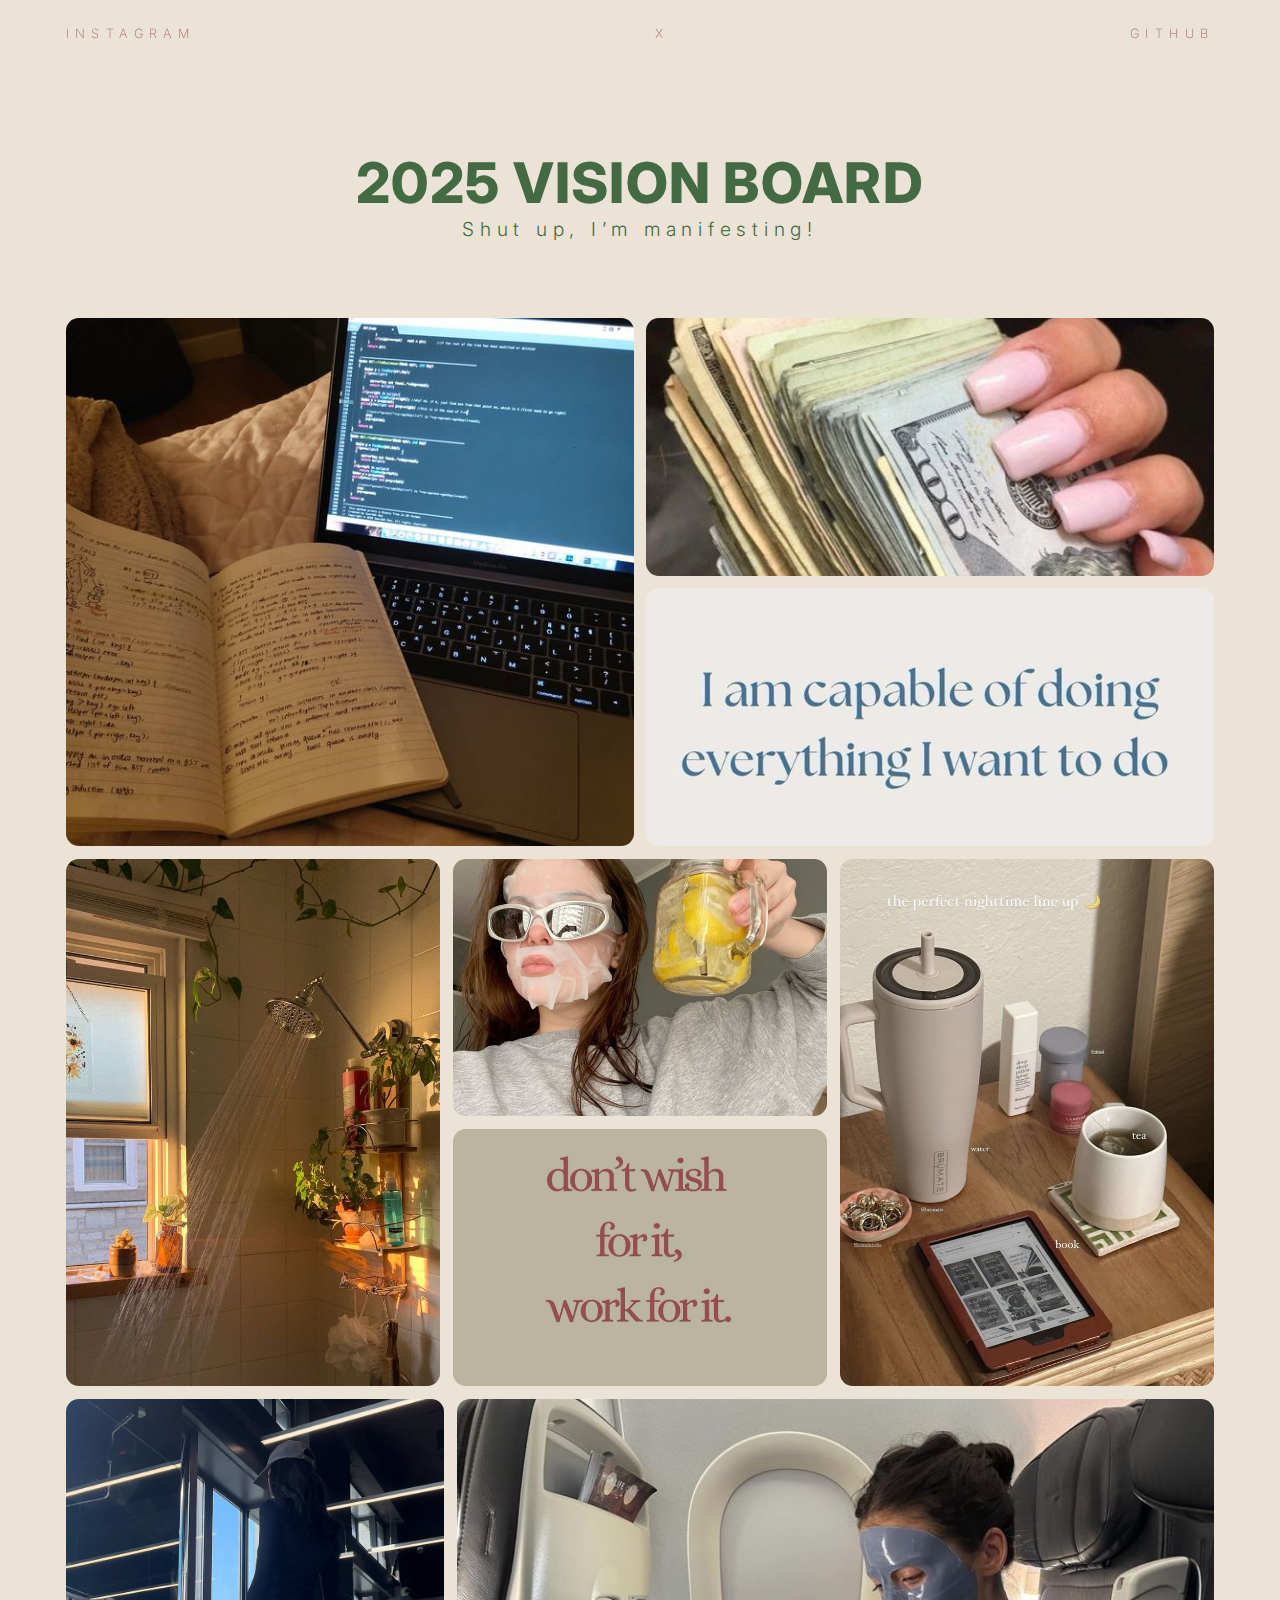
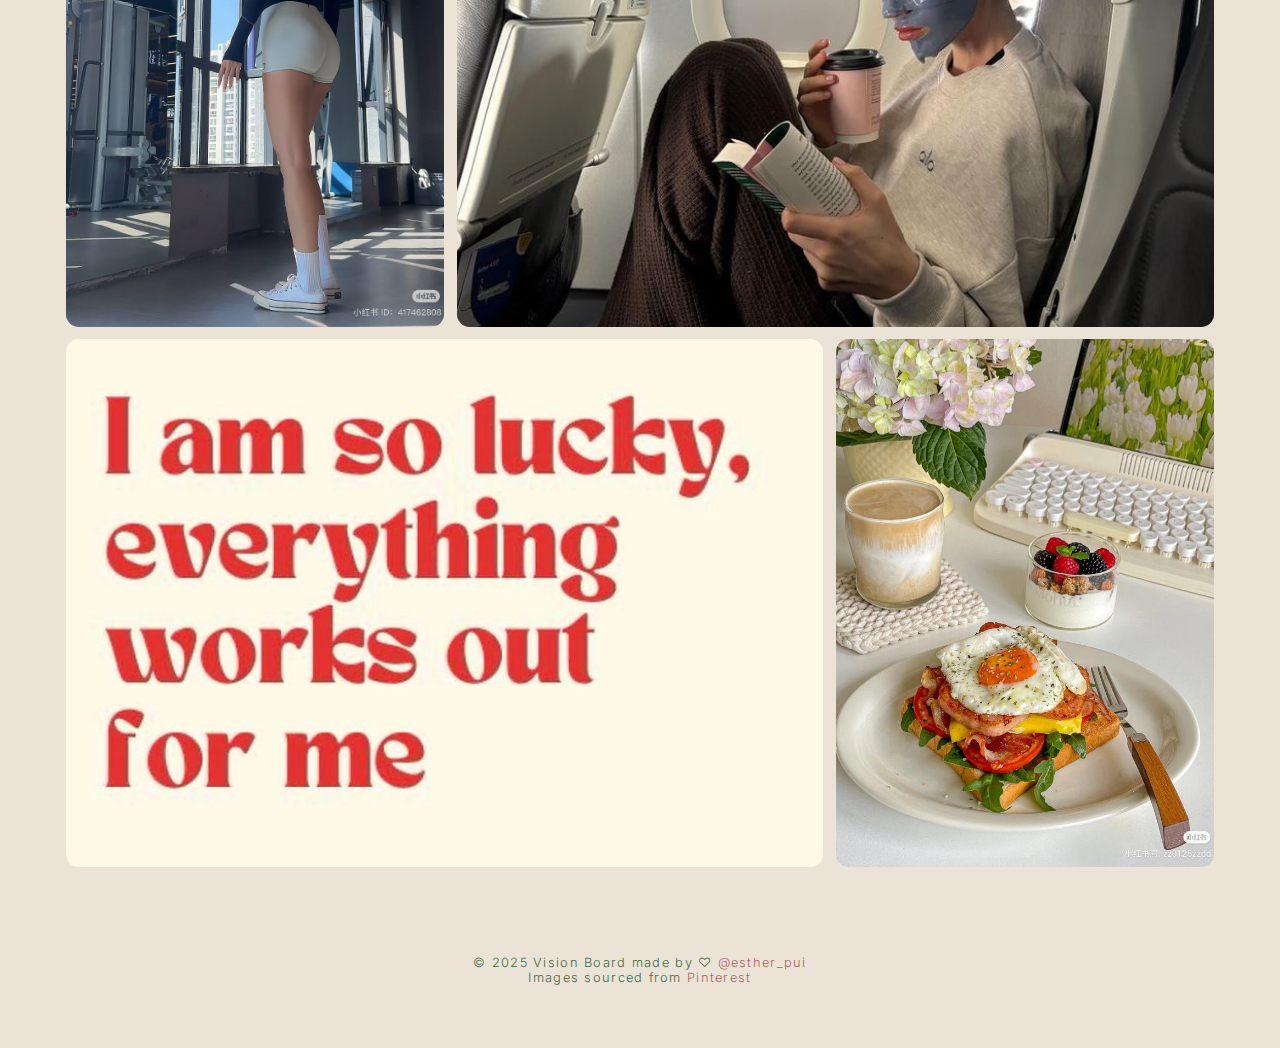
<file: index.html>
<!DOCTYPE html>
<html lang="en">
<head>
    <meta charset="UTF-8">
    <meta name="viewport" content="width=device-width, initial-scale=1.0">
    <title>2025 vision board ♡</title>
    <link rel="stylesheet" href="style.css">
    <link rel="icon" href="/images/favicon.webp" type="image/x-icon">
    <link href="https://fonts.googleapis.com/css2?family=Inter:wght@400;500;600&display=swap" rel="stylesheet">
</head>
<body>
    <nav>
        <ul>
            <li><a href="https://instagram.com/esther_pui">INSTAGRAM</a></li>
            <li><a href="https://x.com/ahderdev">X</a></li>
            <li><a href="https://github.com/esther-pui">GITHUB</a></li>
        </ul>
    </nav>
    <header>
        <h1>2025 VISION BOARD</h1>
        <p>Shut up, I’m manifesting!</p>
    </header>
    <div class="container">
        <div class="col col-1">
            <div class="row row-1">
                <div class="row-box box-1"></div>
            </div>
            <div class="row row-2">
                <div class="row-box box-2"></div>
                <div class="row-box box-3"></div>
            </div>
        </div>
        <div class="col col-2">
            <div class="row row-1">
                <div class="row-box box-4"></div>
            </div>
            <div class="row row-3">
                <div class="row-box box-5"></div>
                <div class="row-box box-6"></div>
            </div>
            <div class="row row-1">
                <div class="row-box box-7"></div>
            </div>
        </div>
        <div class="col col-3">
            <div class="row row-4">
                <div class="row-box box-8"></div>
            </div>
            <div class="row row-5">
                <div class="row-box box-9"></div>
            </div>
        </div>
        <div class="col col-4">
            <div class="row row-5">
                <div class="row-box box-10"></div>
            </div>
            <div class="row row-4">
                <div class="row-box box-11"></div>
            </div>
        </div>
    </div>
    <footer>
        <p>&copy; 2025 Vision Board made by ♡ <a href="https://www.instagram.com/esther_pui" target="_blank">@esther_pui</a></p>
        <p>Images sourced from <a href="https://www.pinterest.com" target="_blank">Pinterest</a></p>
    </footer>
</body>
</html>
</file>
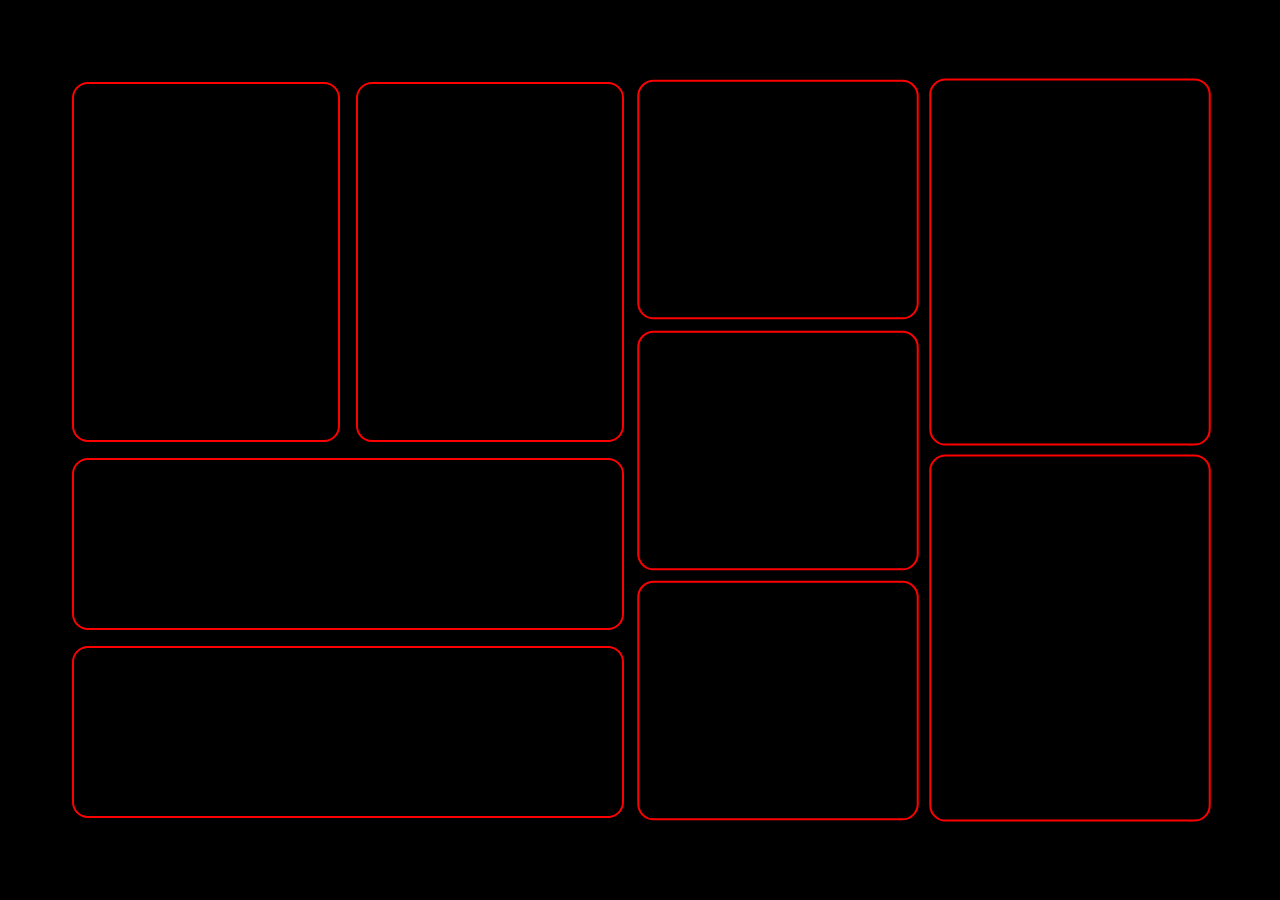
<file: example/index.html>
<!DOCTYPE html>
<html lang="en">
<head>
    <meta charset="UTF-8">
    <meta name="viewport" content="width=device-width, initial-scale=1.0">
    <title>2025 vision board</title>
    <link rel="stylesheet" href="style.css">
    <!-- This is an example tutorial by How to Web Dev on YouTube.-->
</head>
<body>
    <div class="container">
        <div class="row row-1">
            <div class="col">
                <div class="col-box"></div>
                <div class="col-box"></div>
            </div>
            <div class="col col-2">
                <div class="col-box"></div>
                <div class="col-box"></div>
            </div>
        </div>
        <div class="row row-2">
            <div class="box"></div>
            <div class="box"></div>
            <div class="box"></div>
        </div>
        <div class="row row-3">
            <div class="box"></div>
            <div class="box"></div>
        </div>
    </div>
</body>
</html>
</file>
<file: style.css>
* {
        margin: 0;
        padding: 0;
        box-sizing: border-box;
    }

    body {
        display: flex;
        align-items: center;
        justify-content: center;
        background-color: #ebe4d6;
        color: #446a43;
        flex-direction: column;
        font-family: 'Inter', sans-serif;
        font-weight: 300;
        font-size: 0.8rem;
        letter-spacing: 0.1em;
    }

    nav {
        width: 1200px;
        position: sticky;
        top: 0;
        z-index: 10;
        padding: 2em;
    }
    
    nav ul {
        list-style: none;
        display: flex;
        justify-content: space-between;
        margin: 0;
        padding: 0;
        gap: 1.5em; 
    }
    
    nav li {
        margin: 0;
        padding: 0;
    }
    
    nav a {
        text-decoration: none;
        font-size: 0.8rem;
        transition: color 0.3s ease;
        color: #ab6465;
        font-weight: 200;
        letter-spacing: 0.5em;
    }
    
    nav a:hover {
        color: #ee929c;
    }

    header {
        width: 1200px;
        text-align: center;
        margin-bottom: 2em;
        border-radius: 1em;
        padding: 2em;
        margin-top: 4.5em;
    }
    
    header h1 {
        font-size: 3.5rem;
        color: #ab6465;
        font-weight: 800;
        color: #446a43;
    }
    header p {
        font-size: 1.2rem;
        color: #446a43;
        letter-spacing: 0.3em;
    }

    a {
        color: #ab6465;
        text-decoration: none;
        transition: color 0.3s ease;
    
        &:hover {
            color: #6db36c;
            text-decoration: underline;
        }
    }

    .container {
        width: 1200px;
        height: 2200px;
        border-radius: 1em;
        padding: 2em;
        display: flex;
        gap: 1em;
        flex-direction: column; 
    }

    .col {
        display: flex;
        gap: 1em;
    }

    .col.col-1, .col.col-2, .col.col-3, .col.col-4 {
        flex: 2;
    }

    .row {
        border-radius: 1em;
        flex: 1;
        gap: 1em;
        display: flex;
        flex-direction: row; 
    }

    .row.row-2, .row.row-3, .row.row-4, .row.row-5 {
        flex-direction: column;
    }

    .row.row-5 {
        flex: 2;
    }

    .row-box {
        flex: 1;    
        border-radius: 1em;
        transition: 0.3s ease-in-out;
        background-size: cover;
        background-position: center center;
        background-repeat: no-repeat;
        
        &:hover {
            transform: scale(1.02);
        }
    }

    footer {
        width: 100%;
        text-align: center;
        padding: 1em 0;
        margin: 50px;
        position: relative;
        bottom: 0;
    }

    .box-1 {
        background-image: url('images/1.jpg');
    }

    .box-2 {
        background-image: url('images/2.jpeg');
    }

    .box-3 {
        background-image: url('images/3.jpeg');
    }

    .box-4 {
        background-image: url('images/4.jpeg');
    }

    .box-5 {
        background-image: url('images/5.jpg');
    }

    .box-6 {
        background-image: url('images/6.jpeg');
    }

    .box-7 {
        background-image: url('images/7.jpeg');
    }

    .box-8 {
        background-image: url('images/8.jpeg');
    }

    .box-9 {
        background-image: url('images/9.jpeg');
    }

    .box-10 {
        background-image: url('images/10.jpeg');
    }

    .box-11 {
        background-image: url('images/11.jpeg');
    }

    @media (max-width: 1024px) {

        .container {
            max-width: 100%;
            padding: 1em;
        }
        
        nav {
            max-width: 100%;
            padding: 1em;
        }
    
        nav ul {
            align-items: center;
            gap: 1em;
        }
    
        nav a {
            letter-spacing: normal;
            font-size: 1rem;
        }
    }

    @media (max-width: 650px) {
        body {
            font-size: 0.7rem;
        }
    
        .container {
            max-width: 100%;
            padding: 1em;
        }

        header h1 {
            font-size: 2rem;
        }
    
        footer p {
            font-size: 0.8rem;
        }
    
        nav a {
            font-size: 0.9rem;
        }
    }
</file>
<file: example/style.css>
* {
    margin: 0;
    padding: 0;
    box-sizing: border-box;
}

body {
    min-height: 100vh;
    display: flex;
    align-items: center;
    justify-content: center;
    background-color: #000;
}

.container {
    width: 1200px;
    height: 800px;
    border-radius: 1em;
    padding: 2em;
    display: flex;
    gap: 1em;
}

.row {
    border-radius: 1em;

    &.row-1 {
        flex: 2;
        display: flex;
        flex-direction: column;
        gap: 1em;
    }

    &.row-2 {
        flex: 1;
        display: flex;
        flex-direction: column;
        gap: 1em;
    }

    &.row-3 {
        flex: 1;
        display: flex;
        flex-direction: column;
        gap: 1em;
    }
}

.col {
    flex: 1;
    border-radius: 1em;
    display: flex;
    gap: 1em;

    &.col-2 {
        flex: 1;
        display: flex;
        flex-direction: column;
    }
}

.col-box {
    border: 2px solid red;
    flex: 1;    
    border-radius: 1em;
    transition: 0.3s ease-in-out;
    
    &:hover {
        transform: scale(1.02);
        border: 2px solid blue;
    }
}

.box {
    flex: 1;
    border: 2px solid red;
    border-radius: 1em;
    transition: 0.3s ease-in-out;
    transform: scale(1.02);

    &:hover {
        transform: scale(1.02);
        border: 2px solid blue;
    }

}

@media(max-width: 1024px){
    .container {
        flex-direction: column;
    }

    .row {
        &.row-1 {
            flex-direction: row;
        }

        &.row-2 {
            flex-direction: row;
        }

        &.row-3 {
            flex-direction: row;
        }
    }

    .col {
        /* flex: 2;
        flex-direction: column; */
    }
}

@media(max-width: 650px){
    .container {
        max-width: 900px;
        max-height: 550px;
        gap: 0.5em;
    }

    .row {
        gap: 0.5em;
    }

    .col {
        gap: 0.5em;
    }
}
</file>
